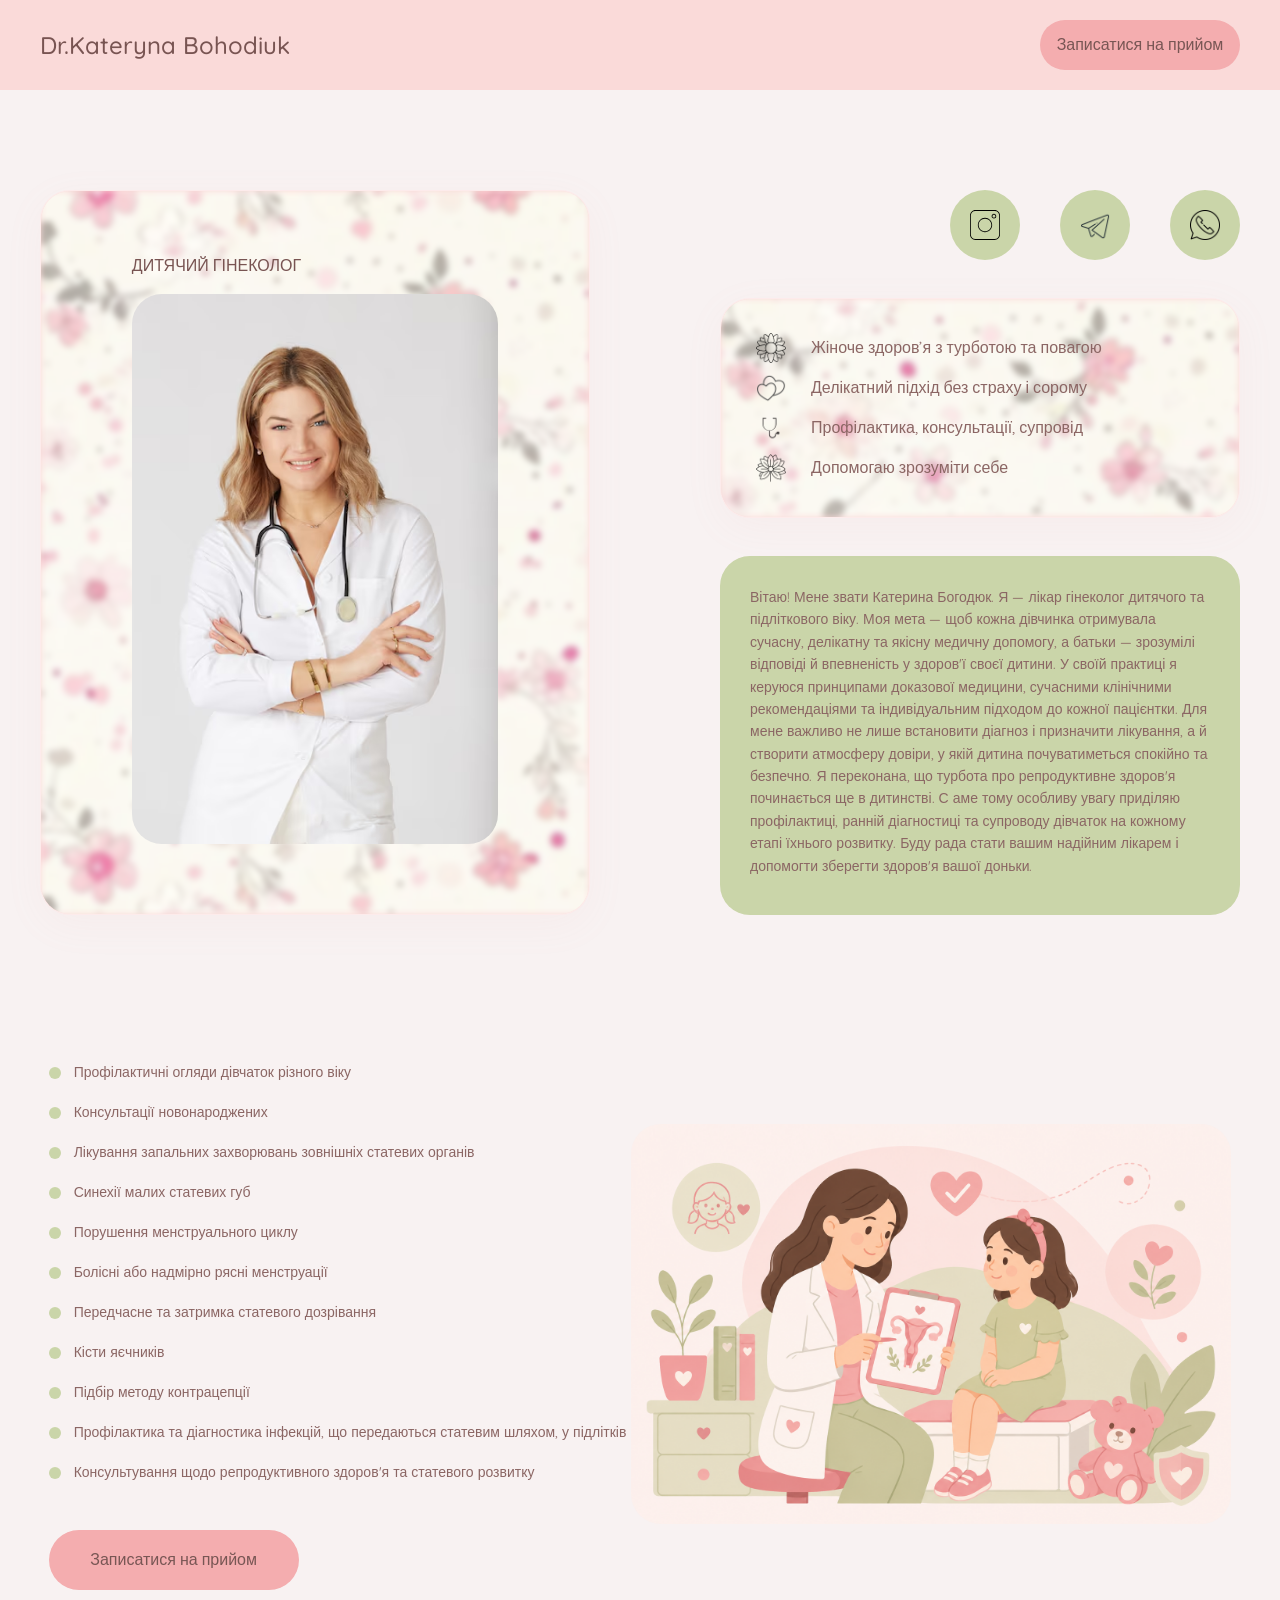
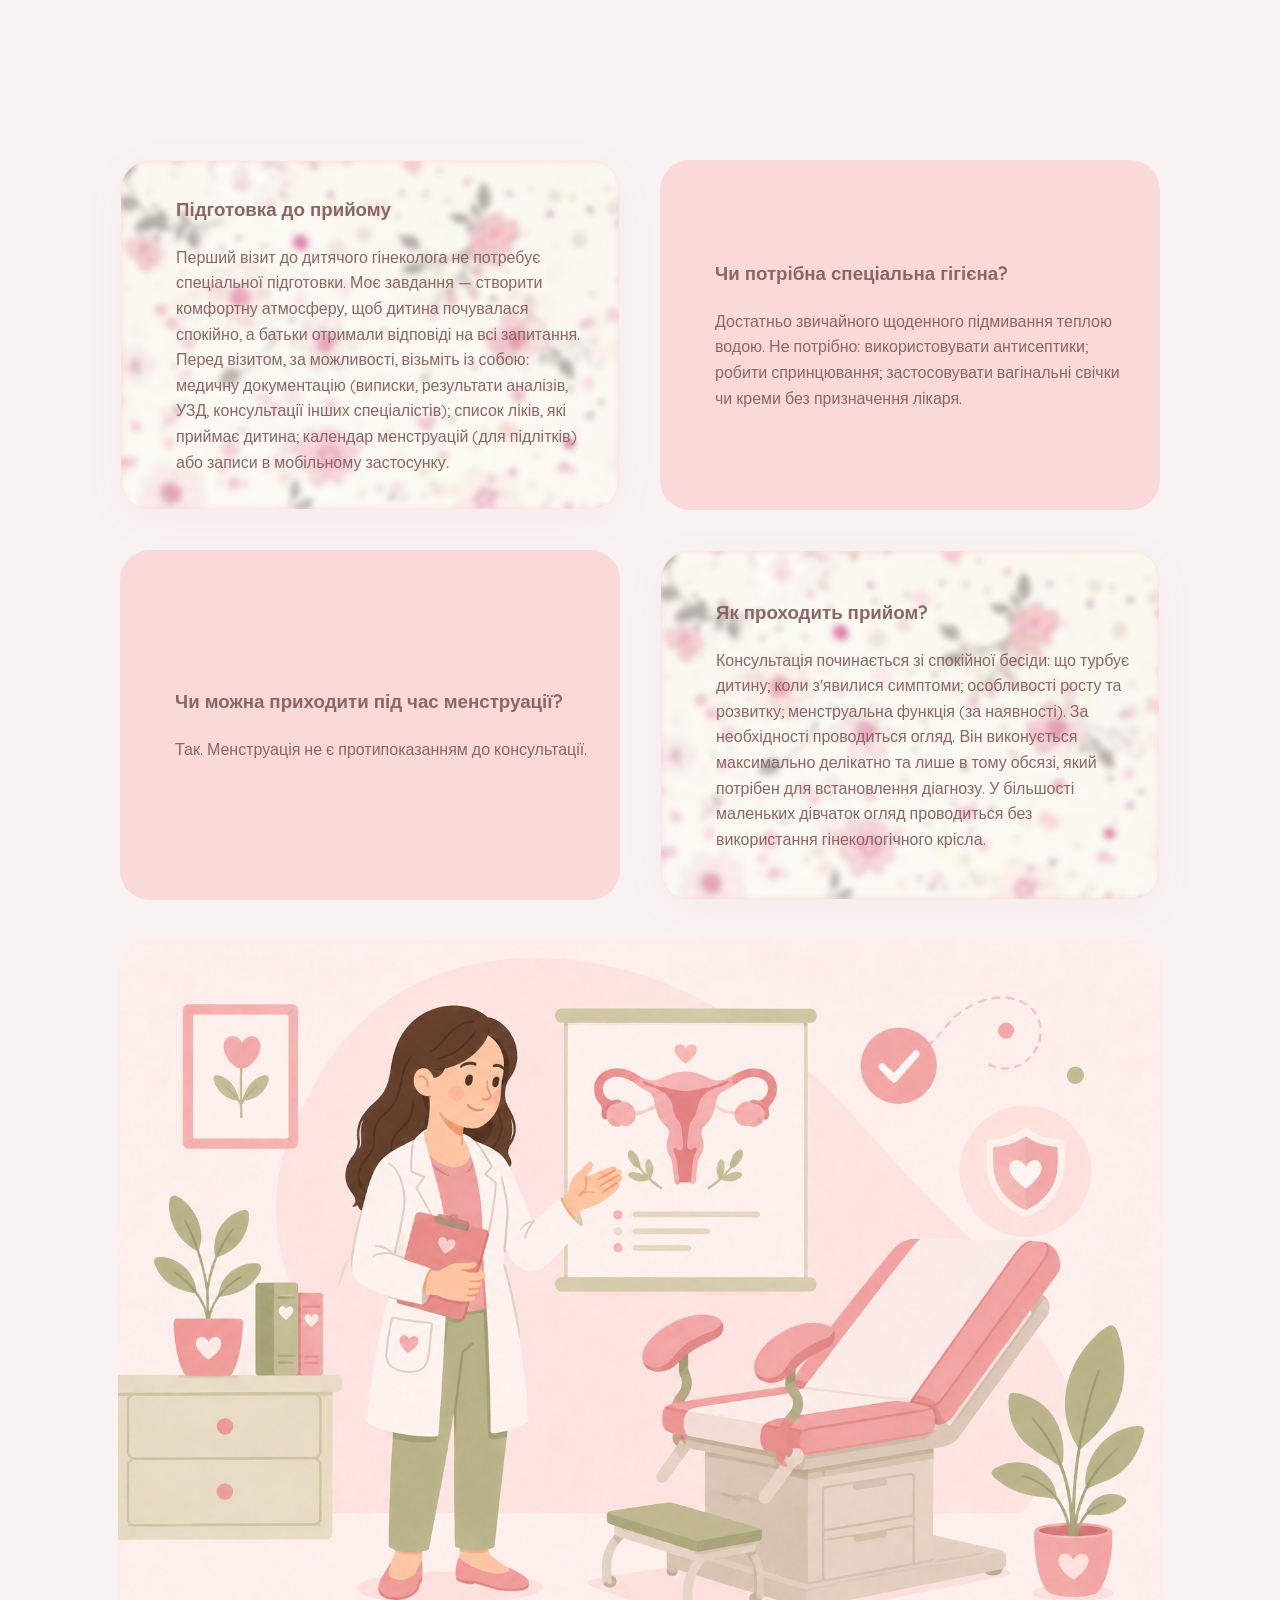
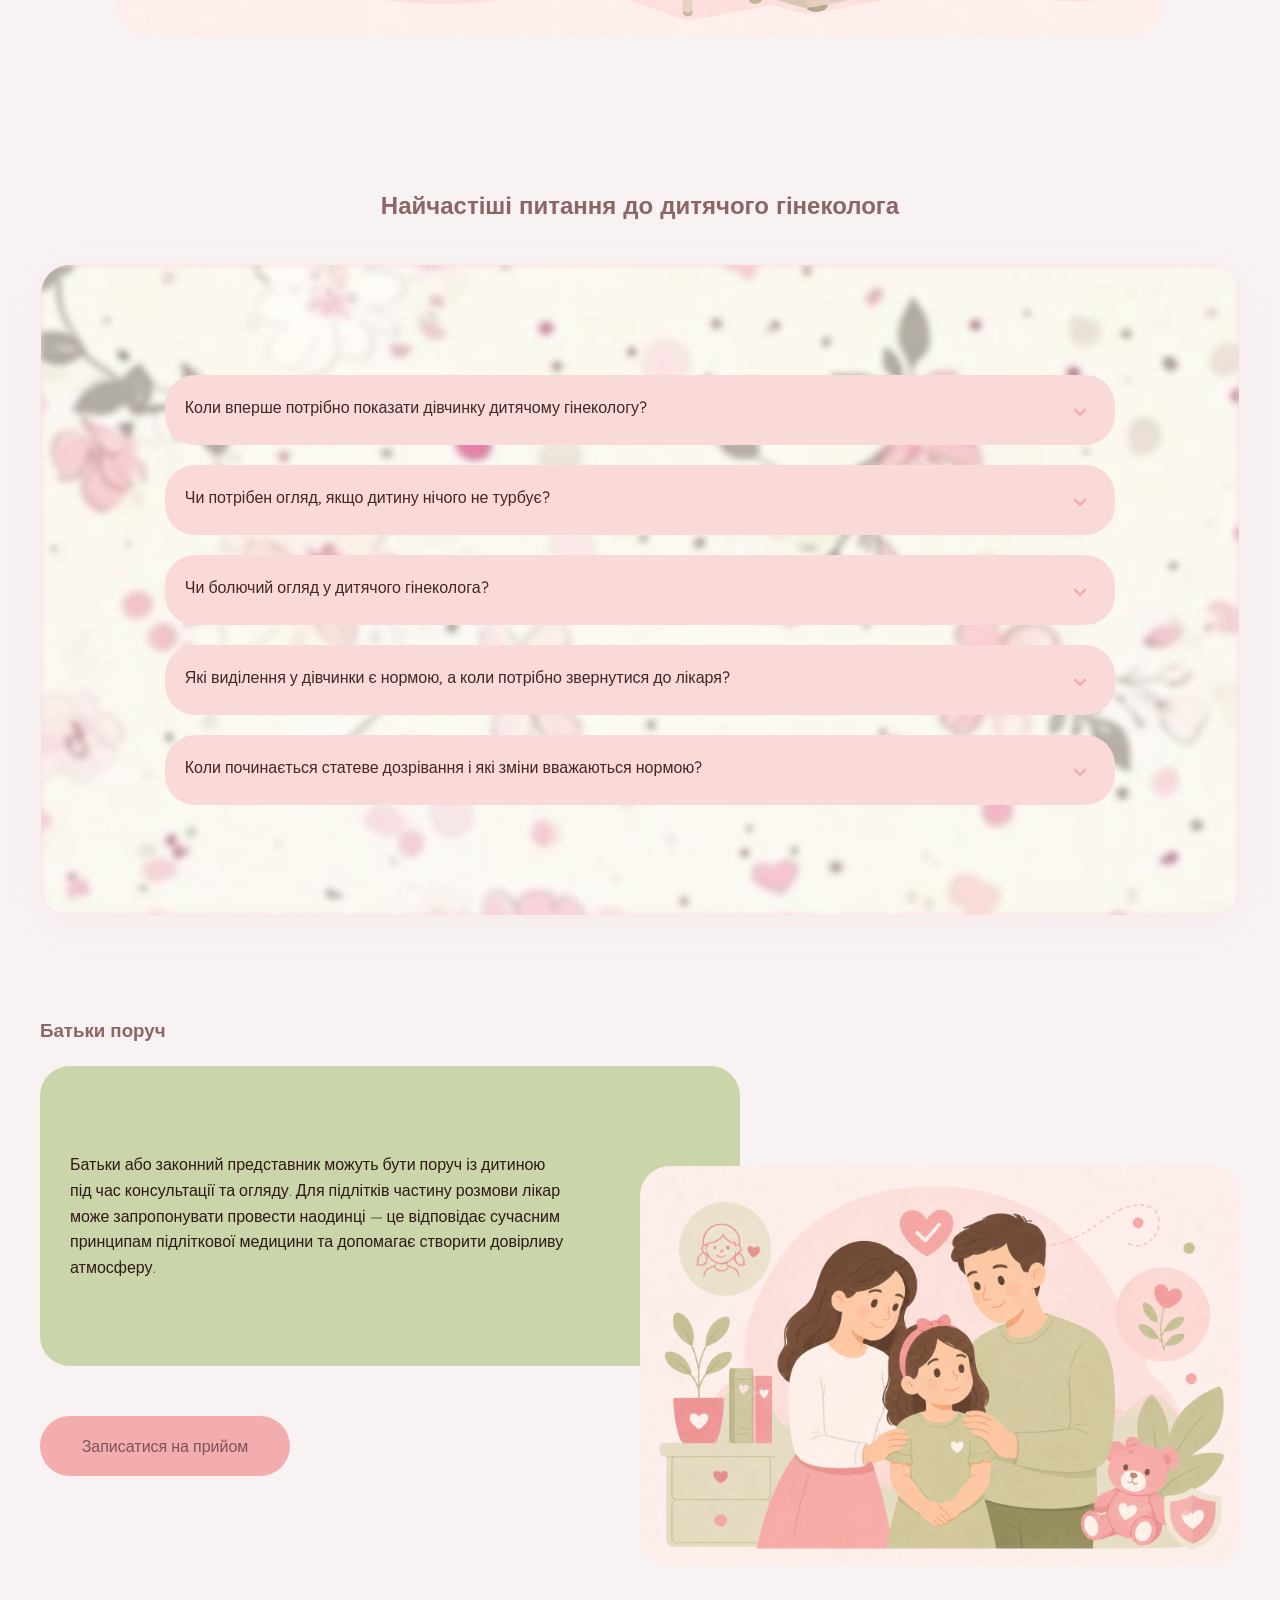
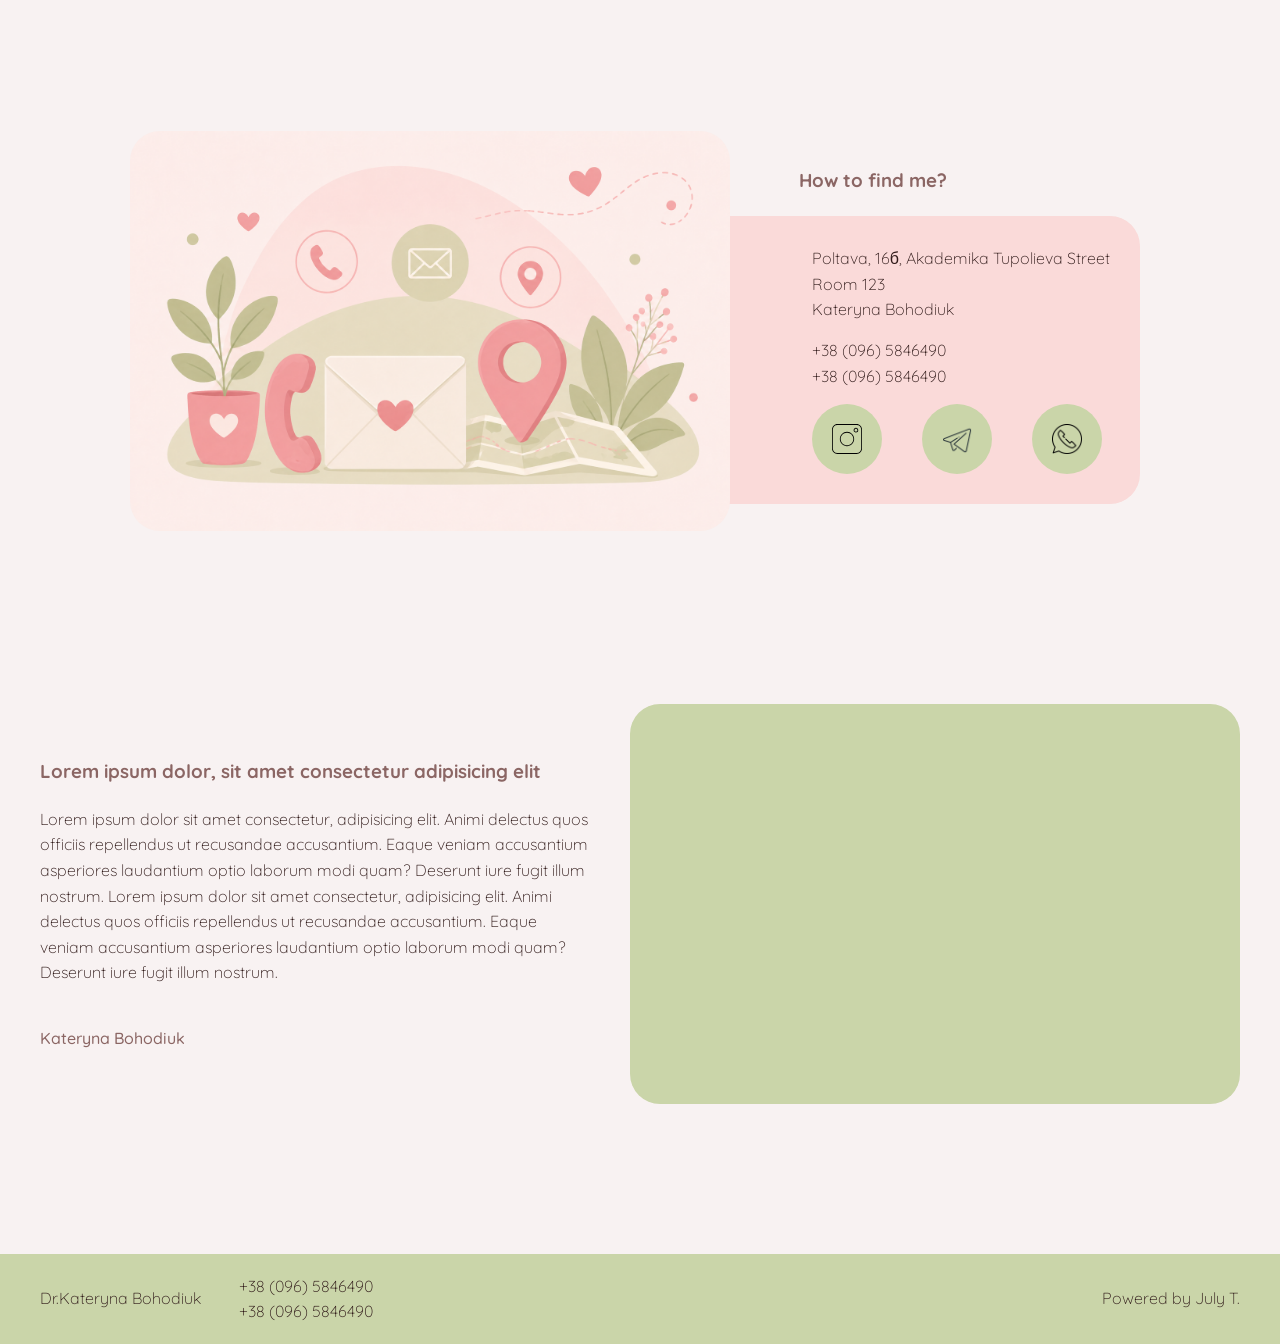
<file: index.html>
<!DOCTYPE html>
<html lang="en">
<head>
    <meta charset="UTF-8">
    <link rel="canonical" href="Kateryna Bohodiuk">
    <link rel="apple-touch-icon" sizes="180x180" href="/apple-touch-icon.png">
    <link rel="icon" type="image/png" sizes="32x32" href="/favicon-32x32.png"><link rel="icon" type="image/png" sizes="16x16" href="/favicon-16x16.png">
    <link rel="manifest" href="/manifest.json"><link rel="mask-icon" href="/safari-pinned-tab.svg" color="#5bbad5">     
    <meta name="msapplication-TileColor" content="#da532c"><meta name="theme-color" content="#ffffff">
    <meta http-equiv="X-UA-Compatible" content="IE=edge">
    <meta charset="utf-8">
    <meta name="viewport" content="width=device-width, initial-scale=1, user-scalable=yes">
    <meta property="og:locale" content="uk-UA">
    <meta property="og:site_name" content="Clapkey LLC">
    <meta property="twitter:card" content="summary_large_image">
    <meta property="twitter:site" content="@clapkey_LLC">
    <meta property="twitter:creator" content="@clapkey_llc">
    <title> ТАЙТЛ З АРІ </title>
    <meta name="title" content="Тайтл з АРІ">
    <meta name="description" content="ОПИС З АРІ">
    <meta property="og:type" content="article">
    <meta property="og:url" content="КАНОНІКЛ УКРЛ З АРІ">
    <meta property="og:title" content="ТАЙТЛ З АРІ">
    <meta property="og:description" content="ОПИС З АРІ">
    <meta property="og:image" content="УКЛ СЕО КАРТИНКО">
    <meta property="twitter:card" content="summary_large_image">
    <meta property="twitter:url" content="С">
    <meta property="twitter:title" content="ТАЙТЛ З АРІ">
    <meta property="twitter:description" content="ОПИС З АРІ">
    <meta property="twitter:image" content="Картинко_УРЛ">
    <meta name="viewport" content="width=device-width, initial-scale=1.0">
    <title>KatyaBohodiuk</title>
    <link rel="preconnect" href="https://fonts.googleapis.com">
    <link rel="preconnect" href="https://fonts.gstatic.com" crossorigin>
    <link href="https://fonts.googleapis.com/css2?family=Quicksand:wght@300..700&display=swap" rel="stylesheet">
    <link rel="stylesheet" href="style.css">
</head>
<body>
    <div class="katyaBogodiuk">
        <div class="header">
            <div class="container">
                <div class="header-block">
                    <div class="menu">
                        <div class="menu__name">
                            <h2>Dr.Kateryna Bohodiuk</h2>
                        </div>
                        <a href="#schedule-section" class="menu__button">Записатися на прийом</a>
                    </div>
                </div>
            </div>
        </div>
        <div class="hero">
            <div class="container">
                <div class="hero-block">
                    <div class="glass-block photo">
                        <div class="photo-block">
                            <p class="photo-block__title">Дитячий гінеколог</p>
                            <img class="photo-block__img" src="img/photo.png" alt="гінеколог">
                        </div> 
                    </div>
                    <div class="social">
                        <div class="social-items">
                            <div class="social-items__item">
                                <img class="social-items__img" src="img/icons/insta.svg" alt="інстаграм">
                            </div>
                            <div class="social-items__item">
                                <img class="social-items__img" src="img/icons/telegram.png" alt="телеграм">
                            </div>
                            <div class="social-items__item">
                                <img class="social-items__img" src="img/icons/whatsapp.png" alt="ватсап">
                            </div>
                        </div>
                    </div>
                    <div class="glass-block features">
                        <div class="features__list">
                            <div class="features__item">
                                <img class="features__icon" src="img/icons/icon-flower.png" alt="icon">
                                <p class="features__text">Жіноче здоров’я з турботою та повагою</p>
                            </div>
                            <div class="features__item">
                                <img class="features__icon" src="img/icons/icon-heart.png" alt="icon">
                                <p class="features__text">Делікатний підхід без страху і сорому</p>
                            </div>
                            <div class="features__item">
                                <img class="features__icon" src="img/icons/icon-stethoscope.png" alt="icon">
                                <p class="features__text">Профілактика, консультації, супровід</p>
                            </div>
                            <div class="features__item">
                                <img class="features__icon" src="img/icons/icon-flower2.png" alt="icon">
                                <p class="features__text">Допомогаю зрозуміти себе</p>
                            </div>
                        </div>
                    </div>
                    <div class="about">
                        <div class="about__block">
                            <p class="about__text">
                                Вітаю! Мене звати Катерина Богодюк. Я — лікар гінеколог дитячого та підліткового віку.
                                Моя мета — щоб кожна дівчинка отримувала сучасну, делікатну та якісну медичну допомогу, 
                                а батьки — зрозумілі відповіді й впевненість у здоров'ї своєї дитини.
                                У своїй практиці я керуюся принципами доказової медицини, сучасними клінічними рекомендаціями 
                                та індивідуальним підходом до кожної пацієнтки. Для мене важливо не лише встановити діагноз і 
                                призначити лікування, а й створити атмосферу довіри, у якій дитина почуватиметься спокійно та безпечно.
                                Я переконана, що турбота про репродуктивне здоров'я починається ще в дитинстві. С
                                аме тому особливу увагу приділяю профілактиці, ранній діагностиці та супроводу дівчаток на кожному етапі їхнього розвитку.
                                Буду рада стати вашим надійним лікарем і допомогти зберегти здоров'я вашої доньки.
                            </p>
                        </div>
                    </div>
                </div>
            </div>
        </div>
        <div class="topics">
            <div class="container">
                <div class="topics-block">
                    <div class="topics__main">
                        <ul class="custom-list">
                            <li class="custom-list__item">Профілактичні огляди дівчаток різного віку</li>
                            <li class="custom-list__item">Консультації новонароджених</li>
                            <li class="custom-list__item">Лікування запальних захворювань зовнішніх статевих органів</li>
                            <li class="custom-list__item">Синехії малих статевих губ</li>
                            <li class="custom-list__item">Порушення менструального циклу</li>
                            <li class="custom-list__item">Болісні або надмірно рясні менструації</li>
                            <li class="custom-list__item">Передчасне та затримка статевого дозрівання</li>
                            <li class="custom-list__item">Кісти яєчників</li>
                            <li class="custom-list__item">Підбір методу контрацепції</li>
                            <li class="custom-list__item">Профілактика та діагностика інфекцій, що передаються статевим шляхом, у підлітків</li>
                            <li class="custom-list__item">Консультування щодо репродуктивного здоров'я та статевого розвитку</li>
                        </ul>
                        <a href="#schedule-section" class="main-button">Записатися на прийом</a>
                    </div>
                    <div class="topics-block__decor">
                        <img class="topics-block__img" src="img/doctor.png" alt="">
                    </div>
                </div>
            </div>
        </div>
        <div class="service">
            <div class="container">
                <div class="service-block">
                <div class="service__description">
                    <div class="glass-block description__block">
                        <div class="description__wrap">
                            <h3 class="description__title">Підготовка до прийому</h3>
                            <p class="description__text">
                                Перший візит до дитячого гінеколога не потребує спеціальної підготовки. 
                                Моє завдання — створити комфортну атмосферу, щоб дитина почувалася спокійно, 
                                а батьки отримали відповіді на всі запитання.<br>
                                Перед візитом, за можливості, візьміть із собою:
                                медичну документацію (виписки, результати аналізів, УЗД, консультації інших спеціалістів);
                                список ліків, які приймає дитина;
                                календар менструацій (для підлітків) або записи в мобільному застосунку.
                            </p>
                        </div>
                    </div>
                    <div class="description__block">
                        <div class="description__wrap">
                            <h3 class="description__title">Чи потрібна спеціальна гігієна?</h3>
                            <p class="description__text">
                                Достатньо звичайного щоденного підмивання теплою водою.
                                Не потрібно: використовувати антисептики;
                                робити спринцювання;
                                застосовувати вагінальні свічки чи креми без призначення лікаря.
                            </p>
                        </div>
                    </div>
                    <div class="description__block">
                        <div class="description__wrap">
                            <h3 class="description__title">Чи можна приходити під час менструації?</h3>
                            <p class="description__text">
                                Так. Менструація не є протипоказанням до консультації.
                            </p>
                        </div>
                    </div>
                    <div class="glass-block description__block">
                        <div class="description__wrap">
                            <h3 class="description__title">Як проходить прийом?</h3>
                            <p class="description__text">
                                Консультація починається зі спокійної бесіди:
                                що турбує дитину;
                                коли з'явилися симптоми;
                                особливості росту та розвитку;
                                менструальна функція (за наявності).
                                За необхідності проводиться огляд. Він виконується максимально 
                                делікатно та лише в тому обсязі, який потрібен для встановлення діагнозу.
                                У більшості маленьких дівчаток огляд проводиться без використання 
                                гінекологічного крісла.
                            </p>
                        </div>
                    </div>
                </div>
                <div class="description__decor">
                    <img class="description__img" src="img/doctor22.png" alt="">
                </div>
            </div>
            </div>
        </div>
        <div class="questions">
            <div class="container">
                <div class="questions main-block">
                    <h2>Найчастіші питання до дитячого гінеколога</h2>
                    <div class="glass-block questions-glass">
                        <div class="questions-block">
                            <div class="questions__list"></div>
                        </div>
                    </div>
                </div>
            </div>
        </div>
        <div class="article">
            <div class="container">
                <div class="article-block">
                    <h3 class="article__title">Батьки поруч</h3>
                    <div class="article__info">
                        <div class="article__wrap">
                            <p class="article__content">
                                Батьки або законний представник можуть бути поруч із 
                                дитиною під час консультації та огляду. Для підлітків частину 
                                розмови лікар може запропонувати провести наодинці — 
                                це відповідає сучасним принципам підліткової медицини та допомагає створити довірливу атмосферу.
                            </p>
                            <div class="article__decor">
                                <img class="article__img" src="img/parents.png" alt="">
                            </div>
                        </div>
                    </div>
                    <a href="#schedule-section" class="main-button">Записатися на прийом</a>
                </div>
            </div>
        </div>
        <div class="contacts">
            <div class="container">
                <div class="contacts-block">
                    <h3 class="contacts__title">How to find me?</h3>
                    <div class="contacts__wrapp">
                        <div class="contacts__info">
                           <p class="contacts__address">
                                Poltava, 16б, Akademika Tupolieva Street<br>
                                Room 123<br>
                                Kateryna Bohodiuk
                            </p>
                            <p class="contacts__phone">
                                +38 (096) 5846490<br>
                                +38 (096) 5846490
                            </p>
                            <div class="social">
                                <div class="social-items">
                                    <div class="social-items__item">
                                        <img class="social-items__img" src="img/icons/insta.svg" alt="інстаграм">
                                    </div>
                                    <div class="social-items__item">
                                        <img class="social-items__img" src="img/icons/telegram.png" alt="телеграм">
                                    </div>
                                    <div class="social-items__item">
                                        <img class="social-items__img" src="img/icons/whatsapp.png" alt="ватсап">
                                    </div>
                                </div>
                            </div>
                            <div class="contacts__decor">
                                <img class="contacts__img" src="img/contacts-img.png" alt="">
                            </div>
                        </div>
                    </div>
                </div>
            </div>
        </div>
        <section id="schedule-section"class="schedule">
            <div class="container">
                <div class="schedule-block">
                    <div class="schedule__main">
                        <div class="schedule__info">
                            <h3 class="schedule__title">Lorem ipsum dolor, sit amet consectetur adipisicing elit</h3>
                            <p class="schedule__text">Lorem ipsum dolor sit amet consectetur, adipisicing elit. 
                                Animi delectus quos officiis repellendus ut recusandae 
                                accusantium. Eaque veniam accusantium asperiores 
                                laudantium optio laborum modi quam? Deserunt iure fugit 
                                illum nostrum.
                                Lorem ipsum dolor sit amet consectetur, adipisicing elit. 
                                Animi delectus quos officiis repellendus ut recusandae 
                                accusantium. Eaque veniam accusantium asperiores 
                                laudantium optio laborum modi quam? Deserunt iure fugit 
                                illum nostrum.
                            </p>
                            <p class="schedule__name">Kateryna Bohodiuk</p>
                        </div>
                        <div class="schedule__calendar">
                            <div style="width:100%;height:100%;overflow:scroll" id="my-cal-inline-test1"></div>
                                <script type="text/javascript">
                                    (function (C, A, L) { let p = function (a, ar) { a.q.push(ar); }; let d = C.document; C.Cal = C.Cal || function () { let cal = C.Cal; let ar = arguments; if (!cal.loaded) { cal.ns = {}; cal.q = cal.q || []; d.head.appendChild(d.createElement("script")).src = A; cal.loaded = true; } if (ar[0] === L) { const api = function () { p(api, arguments); }; const namespace = ar[1]; api.q = api.q || []; if(typeof namespace === "string"){cal.ns[namespace] = cal.ns[namespace] || api;p(cal.ns[namespace], ar);p(cal, ["initNamespace", namespace]);} else p(cal, ar); return;} p(cal, ar); }; })(window, "https://app.cal.eu/embed/embed.js", "init");
                                    Cal("init", "test1", {origin:"https://app.cal.eu"});
                                    Cal.config = Cal.config || {};
                                    Cal.config.forwardQueryParams = true;
                                    Cal.ns.test1("inline", {
                                    elementOrSelector:"#my-cal-inline-test1",
                                    config: {"layout":"month_view","useSlotsViewOnSmallScreen":"true","theme":"light"},
                                    calLink: "andrew-turbay-judrjd/test1",
                                    });
                                Cal.ns.test1("ui", {"theme":"light","cssVarsPerTheme":{"light":{"cal-brand":"#6e7d45"}},"hideEventTypeDetails":true,"layout":"month_view"});
                                </script>
                           <!-- <div class="calendly-inline-widget" data-url="https://calendly.com/an-turbay/30min?hide_event_type_details=1&hide_gdpr_banner=1&background_color=cad5a9" style="min-width:350px;height:575px;border-radius:30px"></div>
                          <script type="text/javascript" src="https://assets.calendly.com/assets/external/widget.js" async></script> -->
                        </div>
                    </div>
                </div>
            </div>
        </section>
        <div class="footer">
            <div class="container">
                <div class="footer-block">
                    <div class="footer__main">
                        <p class="footer__title">Dr.Kateryna Bohodiuk</p>
                        <p class="footer__phone">
                            +38 (096) 5846490 </br>
                            +38 (096) 5846490
                        </p>
                    </div>
                    <p class="footer__powered">Powered by July T.</p>
                </div>
            </div>
        </div>
    </div>
    </div>
    <script src="main.js"></script>
</body>
</html>
</file>
<file: style.css>
:root {
    
 
  --color-bg-light: #FADAD9;    
  --color-bg-green: #DCE2CA;    
  --color-accent: #E0959C;      
  
  
  --color-text-main: #2C351E;   
  --color-text-dark: #1A1A1A;   
  --color-white: #FFFFFF;
  
  
  --font-main: 'Montserrat', 'Segoe UI', sans-serif; 
}
*, *::before, *::after {
    box-sizing: border-box;
    font-family: 'Quicksand', sans-serif;
    font-weight: 300;
    color: #2f1918
}

@import url('https://fonts.googleapis.com/css2?family=Quicksand:wght@300..700&display=swap');

body, h1, h2, h3, h4, p, ul, ol {
    margin: 0;
    padding: 0;
}

body {
  background-color: #F8F2F2;
  line-height: 1.6;
  margin: 0;
  padding: 0;
  font-family: quicksand;
  font-weight: 300;
}

h3 {
    color: #8b6664;
    font-weight: bold;
    margin-bottom: 20px;
}

html {
    scroll-behavior: smooth; 
}

.container {
    width: 100%;
    max-width: 1200px; 
    margin: 0 auto;    
    box-sizing: border-box;
}

.main-button {
    width: 250px;
    height: 60px;
    border-radius: 30px;
    border: none;
    color: #412726;
    background-color: #F4ADAF;
    cursor: pointer;
    transition: box-shadow 5s ease; 
    text-decoration: none; 
    display: flex;
    justify-content: center;
    align-items: center;
    font-weight: 500;
    color: #785654;
    animation: pulse_button 1.5s infinite ease-in-out;
}

@media (max-width:600px) {
    .main-button {
        width: 300px;
        height: 60px;
        font-size: 17px;
    }
}

/* header */


.header {
    width: 100%;
    background-color: #FADAD9;
}

.menu  {
    height: 90px;
    display: flex;
    justify-content: space-between;
    align-items: center;
}

.menu__name h2 {
    font-weight: 500;
    color: #785452;
    margin-right: 5px;
}

.menu__button {
    width: 200px;
    height: 50px;
    border-radius: 30px;
    border: none;
    color: #412726;
    background-color: #F4ADAF;
    cursor: pointer;
    transition: box-shadow 5s ease; 
    text-decoration: none; 
    display: flex;
    justify-content: center;
    align-items: center;
    font-weight: 500;
    color: #785654;
    animation: pulse_button 1.5s infinite ease-in-out;
}


@keyframes pulse_button {
    0% { box-shadow: 0 0 0 0 rgba(231, 182, 182, 0.757); }
    70% { box-shadow: 0 0 0 12px rgba(148, 104, 104, 0); } 
    100% { box-shadow: 0 0 0 0 rgba(139, 98, 98, 0); }  
}


/* header media */


@media (max-width: 1220px) {
  .menu{
    padding: 0 5px;
  }
  
}

@media (max-width: 500px) {
  
}

@media (max-width: 500px) {

.menu{
    padding: 0 10px;;
  }
  
  .menu__name h2 {
    font-size: 17px;
    }
}

@media (max-width:400px) {
    .menu__button {
        font-size: 14px;
    }
}

/* hero */

.hero {
    margin-top: 100px;
    width: 100%;
    display: flex;
    justify-content: center;
}

.hero-block {
    display: grid;
    grid-template-columns: 1fr 1fr; 
    grid-template-rows: auto auto auto;
    gap: 30px clamp(20px, 5vw, 127px); 
    width: 100%;
    max-width: 1200px;
    margin: 0 auto;
}


.photo {
    grid-column: 1;
    grid-row: 1 / span 3;
    max-width: 550px;
    width: 100%;
    height: 725px;
    display: flex;
    align-items: center;
    flex-direction: column;
    justify-content: center;
    font-weight: 700;
    text-transform: uppercase;
    font-weight: bolder;
    font-weight: bold;
    border-radius: 30px;
}

.photo-block__title {
    font-weight: 400;
    font-family: 'Quicksand', sans-serif;
    color: #785452;
}

.social {
    grid-column: 2;
    grid-row: 1;
    max-width: 100%; 
}

.features {
    grid-column: 2;
    grid-row: 2;
    width: 520px;
    height: 220px;
    padding: 5px;
    display: flex;
    justify-content: start;
    align-items: center;
    justify-self: end; 
    font-weight: 500;
    font-family: 'Quicksand', sans-serif;
}

.features p {
   color: #8b6664;
   font-weight: 400;
}

.about {
    grid-column: 2;
    grid-row: 3;
    width: 520px; 
    min-height: 300px;
    background-color: #cad5a9;
    border-radius: 30px;
    justify-self: end; 
    padding: 30px; 
    box-sizing: border-box;
}

.about__text {
    font-size: 14px;
    font-weight: 400;
    color: #8b6664;
}

.glass-block {
    border-radius: 30px;          
    position: relative;
    overflow: hidden;   
    border: 1px solid rgba(255, 255, 255, 0.45);
    box-shadow: 0 10px 40px rgba(226, 149, 156, 0.06);
    background-color: #FADAD9;
}

.glass-block::before {
    content: '';
    position: absolute;
    top: 0; left: 0; right: 0; bottom: 0;
    background-image: url('img/back3.png'); 
    background-size: 110%;
    background-position: center top 10%; 
    background-repeat: no-repeat;
    background-color: rgba(247, 228, 227, 0.4); 
    background-blend-mode: overlay; 
    filter: blur(3px); 
    z-index: 1; 
}

.glass-block > * {
    position: relative;
    z-index: 2; 
}

.photo-block__img {
    max-width: 100%;
    height: auto;
    max-height: 550px;
    object-fit: cover;
    margin-top: 15px; 
    border-radius: 30px;
}

.social-items {
    display: flex;
    justify-content: flex-end;
    gap: 40px;
}

.social-items__item {
    width: 70px;
    height: 70px;
    border-radius: 50%; 
    display: flex;
    justify-content: center;
    align-items: center;
    cursor: pointer;
    background-color: #cad5a9;
    transition: box-shadow 1.3s ease;
        animation: play_item 1.5s infinite ease-in-out;

}

@keyframes play_item {
    0% { box-shadow: 0 0 0 0 rgba(193, 207, 166, 0.757); }
    70% { box-shadow: 0 0 0 12px rgba(159, 171, 135, 0); } 
    100% { box-shadow: 0 0 0 0 rgba(213, 225, 186, 0); }  
}

.social-items__img { width: 30px; }
.features__list { padding-left: 30px; }
.features__item { display: flex; justify-content: start; align-items: center; height: 40px; }
.features__icon { width: 30px; margin-right: 25px; }


/* hero media */

@media (max-width: 1220px) {
    .hero-block {
        padding: 0 10px;
    }
}

@media (max-width: 1100px) {
    .photo-block__img {
        max-width: 300px
    }
}

@media (max-width: 970px) {
    .hero {
        margin-top: 70px;
    }
    
    .hero-block {
        display: grid;
        grid-template-columns: 1fr;
        grid-template-rows: auto;
        gap: 30px 0;
        justify-items: center;
        padding: 0 5px;
    }
    .photo {
        order: 1;
        grid-column: 1;
        grid-row: auto;
        width: 100%;
        max-width: 550px;
        height: auto;
        padding: 40px 20px;
    }

    .about {
        order: 2; 
        grid-column: 1;
        grid-row: auto;
        width: 100%;
        max-width: 750px;
        height: auto;
        min-height: 220px;
        justify-self: center;
    }

    .features {
        order: 3; 
        grid-column: 1;
        grid-row: auto;
        width: 100%;
        max-width: 750px;
        height: auto;
        min-height: 220px;
        justify-self: center;
    }

    .social {
        order: 4; 
        grid-column: 1;
        grid-row: auto;
        width: 100%;
        max-width: 520px;
        justify-self: center;
    }

    .social-items {
        justify-content: center;
    }
}

@media (max-width: 550px) {
    .hero {
        margin-top: 35px;
    }
}


@media (max-width: 415px) {
    .features__text {
        font-size: 15px;
        line-height: 1;
    }
}


/* topics */

.topics {
    margin-top: 150px;
}

.topics-block {
    display: flex;
    justify-content: center;
    align-items: center;
}

.topics__main {
    display: flex;
    flex-direction: column;
    align-items: start;
}

.custom-list {
    list-style: none; 
    padding: 0;       
    margin: 0;
    display: flex;
    flex-direction: column;
    gap: 15px;   
    margin-bottom: 40px;     
    margin-right: 5px;
}

.custom-list__item {
    position: relative;         
    padding-left: 25px; 
    height: 15px; 
    margin-bottom: 10px;       
    color: #8b6664;
    font-weight: 400;        
    font-size: 14px;
    line-height: 1.2;
    display: flex;
    align-items: center;
          
}


.custom-list__item::before {
    content: '';
    position: absolute;
    left: 0;                    
    width: 12px;                
    height: 12px;               
    border-radius: 50%;         
    
    background-color: #cad5a9;  
}

.topics-block__decor {
    max-width: 600px;
}
.topics-block__img {
    border-radius: 30px;
    max-width: 100%;
}


/* topics media  */

@media (max-width: 1220px) {
    .topics-block {
        padding: 0 10px;
    }
}

    @media (max-width: 1020px) {
     .topics-block__decor {
        max-width: 520px;
     }
}

@media (max-width: 940px) {
    .topics {
        margin-top: 70px;
    }
    .topics-block {
        display: flex;
        flex-direction: column;
        align-items: center;
    }
    .topics__main {
        margin-bottom: 30px;
        display: flex;
        flex-direction: column;
        align-items: center;
    }
     .topics-block__decor {
        max-width: 600px;
     }
    
}



/* service */

.service {
    margin-top: 150px;
}
.service-block {
    display: flex;
    flex-direction: column;
    align-items: center;
}

.service__description {
    width: 100%;
    display: flex;
    flex-direction: row;
    flex-wrap: wrap;
    justify-content: center;
    min-height: 650px;
}

.description__block {
    width: 500px;
    min-height: 350px;
    display: flex;
    flex-direction: column;
    align-items: flex-start;
    justify-content: center;
    padding-right: 20px;
    margin: 20px;
    background-color: #FADAD9;
    border-radius: 30px;
}

.description__wrap {
    padding: 10px 5px;
    margin-left: 50px;
}

.description__text {
    max-width: 500px;
    color: #8b6664;
    font-weight: 450;
}

.description__decor {
    max-width: 100%;
    display: flex;
    justify-content: center;
    align-items: center;
    margin-top: 20px;
}

.description__img {
    width: 87%;
    border-radius: 30px;
}


/* service media  */

@media (max-width: 1175px) {
    .service {
        margin-top: 70px;
    }
    .service-block {
        padding: 0px 10px;
    }
    .description__decor {
    top: 270px;
    }
}

@media (max-width: 1080px) {
    .description__block {
        width: 100%;
        margin: 10px;
    }
    .description__img {
        width: 100%;
    }
}

@media (max-width: 550px) {
    .service {
        margin-top: 45px;
    }
}

/* questions */


.questions {
    margin-top: 150px;
    width: 100%;
    margin-bottom: 100px;
}

.questions h2 {
    text-align: center;
    font-weight: bold;
    color: #8b6664;
    margin-bottom: 40px;
}

.questions-block {
    display: flex;
    flex-direction: column;
    align-items: center;
    justify-content: center;
    width: 100%;
    min-height: 650px;
    padding: 10px 5px;
}


.questions__list {
    width: 80%;
    display: flex;
    flex-direction: column;
    align-items: center;
   
}

.question__item {
    margin-bottom: 20px;
    display: flex;
    flex-direction: column;
    width: 100%;
    background-color: #FADAD9;
    border-radius: 30px;
    cursor: pointer;
    padding: 20px; 
    box-sizing: border-box;
    transition: box-shadow 0.3s ease, transform 0.2s ease;
}


.question__item:hover {
    transform: translateY(-2px); 
    box-shadow: 0 10px 25px rgba(216, 148, 149, 0.4);
}

.question__item:last-child {
    margin-bottom: 0;
    z-index: 100;
}


.question__title {
    width: 100%;
    min-height: 30px;
    display: flex;
    justify-content: flex-start; 
    align-items: start;
    font-weight: 500;
    color: #412726;
    margin: 0;
    position: relative; 
    padding-right: 40px;
    box-sizing: border-box;
}

.question__title::after {
    content: '';
    position: absolute;
    right: 10px; 
    top: 50%;
    transform: translateY(-50%) rotate(45deg); 
    width: 10px;
    height: 10px;
    border-bottom: 3px solid #F4ADAF; 
    border-right: 3px solid #F4ADAF;
    border-radius: 2px; 
    transition: transform 0.9s ease; 
}


.question__item.active .question__title::after {
    
    transform: translateY(-25%) rotate(225deg); 
}


.question__content {
    display: none; 
    min-height: 160px; 
    background-color: #cad5a9;
    border-radius: 20px; 
    margin-top: 15px;
    text-align: start;
    padding: 20px;
    box-sizing: border-box;
    color: #8b6664;
    font-weight: 400;
    overflow: hidden;
    font-weight: 400;
}


.question__item.active .question__content {
    display: block;
}


.question__content::-webkit-scrollbar {
    width: 6px;
}

.question__content::-webkit-scrollbar-track {
    background: transparent; 
    margin: 10px 0;          
}

.question__content::-webkit-scrollbar-thumb {
    background-color: rgba(65, 39, 38, 0.2); 
    border-radius: 10px;                     
}

.question__content::-webkit-scrollbar-thumb:hover {
    background-color: rgba(65, 39, 38, 0.4); 
}

/* questions media */

@media (max-width: 1180px) {
    .questions {
        padding: 0 5px;
    }
}

@media (max-width: 590px) {
    
    .questions__list {
        width: 95%;
    }
}

@media (max-width: 530px) {
    
    .questions {
        margin-top: 80px;
    }
}

@media (max-width: 360px) {
    
    .questions {
        margin-top: 50px;
    }
    
    .questions h2{
        font-size: 17px;
        margin-bottom: 20px;
}

}


/* article */


.article-block {
    position: relative;
}

.article__title {
    margin-bottom: 20px;
}

.article__info {
    max-width: 700px;
    min-height: 300px;
    background-color: #cad5a9;
    border-radius: 30px;
    padding: 30px;
    margin-bottom: 50px;
    display: flex;
    flex-direction: column;
    align-items: start;
    justify-content: center;
}

.article__content {
    max-width: 500px;
}

.article__decor {
    max-width: 600px;
    position: absolute;
    right: 0;
    top: 150px;
}

.article__img {
    width: 100%;
    border-radius: 30px;
}


/* article media  */

@media (max-width: 1220px) {
    .article {
        padding: 0 5px;
    }
}

@media (max-width: 1140px) {
    .article__decor {
        top:290px;
    }
}


@media (max-width: 870px) {
    .article {
        margin-top: 10px;
    }
    .article__decor {
        top:500px;
    }

    .article-block {
    display: flex;
    flex-direction: column;
    align-items: center;
    }
}   

@media (max-width: 390px) {
    .article__decor {
        top:500px;
    }
}

@media (max-width: 373px) {
    .article__decor {
        top:550px;
    }
}

@media (max-width: 355px) {
    .article__decor {
        top:580px;
    }
}

/* contacts */

.contacts {
    margin-top: 290px;
}

.contacts-block {
    width: 100%;
    display: flex;
    justify-content: flex-end;
    position: relative;
    flex-direction: column;
    align-items: flex-end;
}

.contacts__title {
    margin-right: 293px;
}

.contacts__wrapp {
    width: 50%;
    border-radius: 30px;
    margin-right: 100px;
    background-color: #FADAD9;
    display: flex;
    flex-direction: column;
    align-items: flex-end;
}

.contacts__info{
    max-width: 370px;
    padding: 30px;
    display: flex;
    flex-direction: column;
    align-items: flex-start;
    
}

.contacts__phone {
    margin: 15px 0;
}

.contacts__decor {
    max-width: 600px;
    position: absolute;
    left: 90px;
    top: -35px;
}

.contacts__img {
    width: 100%;
    border-radius: 30px;
}

/* contacts media  */

@media (max-width: 1150px) {
    .contacts {
        padding: 0 10px;
        margin-top: 310px;
    }

    .contacts-block {
    width: 100%;
    display: flex;
    justify-content: center;
    align-items: center;
    }
    .contacts__decor {
        top: 330px;
        left: 0;
}

.contacts__wrapp {
    margin-right: 0;
    display: flex;
    justify-content: center;
    align-items: center;
    width: 80%;
}

.contacts__title {
   margin-right: 0;
    }

}

@media (max-width: 870px) {
    .contacts {
        margin-top: 480px;
    }

    .contacts__wrapp {
    width: 90%;
}
}

@media (max-width: 510px) {
    .contacts {
        margin-top: 380px;
    }

    .contacts__wrapp {
    width: 100%;
}
}

@media (max-width: 450px) {
    .contacts {
        margin-top: 400px;
    }

    .contacts__wrapp {
    width: 100%;
    }
}

@media (max-width: 400px) {
    .contacts {
        margin-top: 350px;
    }

    .contacts__wrapp {
    width: 100%;
}
}

@media (max-width: 380px) {
    
    .contacts__decor {
    top: 340px;
    }
}


/* schedule */

.schedule {
    margin-top: 200px;
}

.schedule__info {
    max-width: 550px;
    margin-right: 40px;
}

.schedule__text {
    margin-bottom: 40px;
}

.schedule__main {
    display: flex;
    justify-content: space-between;
    align-items: center;
}

.schedule__calendar {
    width: 100%;
    min-height: 400px;
    background-color: #cad5a9;
    border-radius: 30px;
}

.schedule__name {
    font-weight: 500;
    color: #8b6664;
}

/* schedule media */

@media (max-width: 1220px) {
    .schedule {
        padding: 0 10px;
    }
    .schedule__info {
    margin-right: 20px;
}
}   

@media (max-width: 1150px) {
    .schedule__main {
        margin-top: 450px;
    }

}   

@media (max-width: 1000px) {
    .schedule__main {
        display: flex;
        flex-direction: column;
    }

    .schedule__info {
    margin-bottom: 30px;
    }

}   

@media (max-width: 550px) {
    .schedule__main {
        margin-top: 400px;
    }

}   

@media (max-width: 480px) {
    .schedule__main {
        margin-top: 380px;
    }

}   

@media (max-width: 420px) {
    .schedule__main {
        margin-top: 300px;
    }

}   

@media (max-width: 365px) {
    /* .schedule__main {
        margin-top: 70px;
    } */

}   



/* footer */

.footer {
    margin-top: 150px;
    min-height: 90px;
    background-color: #cad5a9;
}

.footer-block {
    display: flex;
    justify-content: space-between;
    align-items: center;
    min-height: 90px;
}

.footer__main {
    display: flex;
    justify-content: center;
    align-items: center;
}

.footer__title {
    margin-right: 30px;
}

.footer__phone {
    width: 150px;
    display: flex;
    justify-content: center;
    align-items: center;
}
.footer__powered {
    margin-left: 5px;
}


/* footer media */

@media (max-width:1220px) {
    .footer{
        padding: 5px;
    }
}

@media (max-width:510px) {
    .footer {
        margin-top: 100px;
    }
    .footer__main{
        display: flex;
        flex-direction: column;
        align-items: start;
    }

    .footer__phone {
    margin: 10px 0;
    }
}
</file>
